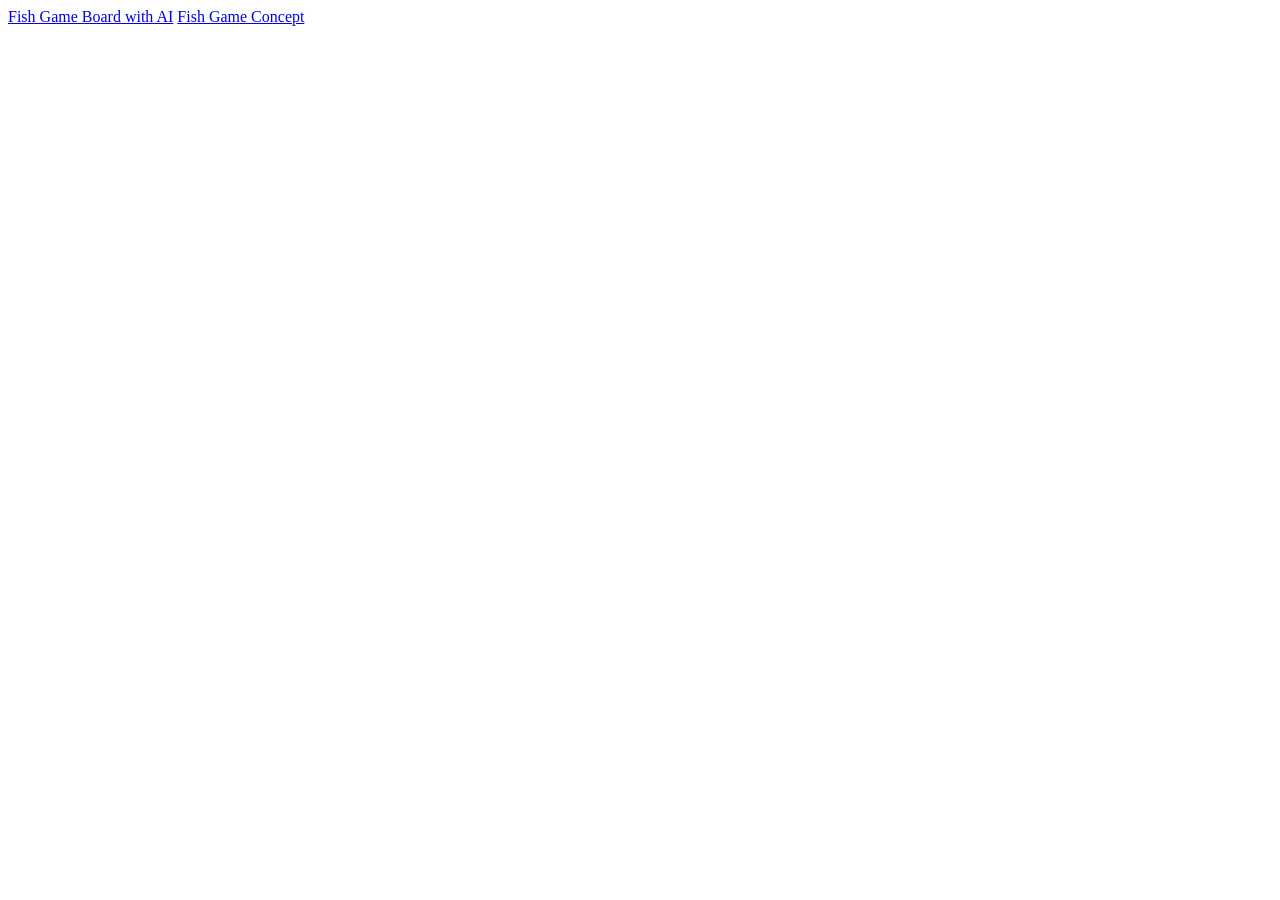
<file: index.html>
<!DOCTYPE html>
<html lang="en">

<head>
  <meta charset="UTF-8">
  <meta name="viewport" content="width=device-width, initial-scale=1.0">
  <title>Document</title>
</head>

<body>
  <a href="pages/fish_game_board_ai.html">Fish Game Board with AI</a>
  <a href="pages/fish_game_board_standalone.html">Fish Game Concept</a>
  <ul id="teamList"></ul>

  <script>
    const teams = JSON.parse(sessionStorage.getItem('teams')) || [];

    teams.forEach(function (team) {

      document.querySelector('#teamList').innerHTML += `
    <li>
      ${team.name1} + ${team.name2}:
      <a href="pages/${team.page}">
        ${team.page}
      </a>
    </li>
  `;

    });

    for (let i = 0; i < sessionStorage.length; i++) {
      const key = sessionStorage.key(i);

      console.log(
        key,
        sessionStorage.getItem(key)
      );
    }
  </script>
</body>

</html>
</file>
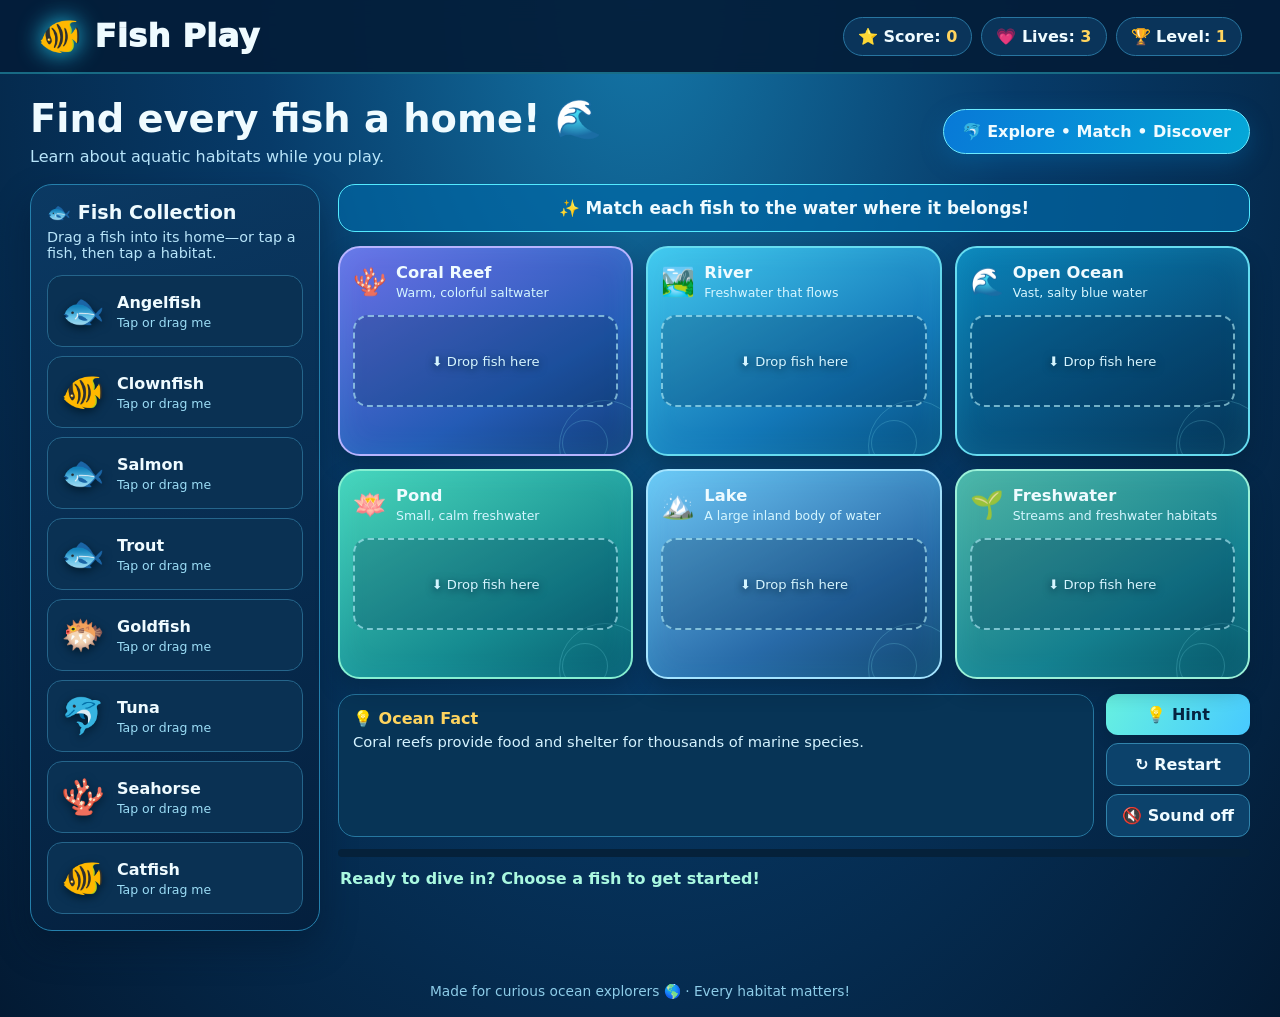
<file: fish_play_game.html>
<!doctype html>
<html lang="en">
<head>
<meta charset="utf-8">
<meta name="viewport" content="width=device-width,initial-scale=1">
<title>Fish Play — Habitat Match</title>
<style>
:root{--navy:#06284a;--deep:#031b35;--cyan:#46e4f3;--blue:#168be8;--panel:#082f55;--ink:#effbff;--muted:#b8e5fa;--gold:#ffd45e;--good:#5ff0b1;--bad:#ff7589}
*{box-sizing:border-box}body{margin:0;font-family:ui-rounded,"Trebuchet MS",system-ui,sans-serif;color:var(--ink);background:radial-gradient(ellipse at 50% 0%,#1477a8 0,#073b69 42%,#031a33 100%);min-height:100vh}
header{display:flex;align-items:center;justify-content:space-between;gap:16px;padding:15px clamp(14px,3vw,38px);background:#041d39eF;border-bottom:2px solid #37dff266;position:sticky;top:0;z-index:5;backdrop-filter:blur(12px)}
.brand{display:flex;align-items:center;gap:12px;font-size:clamp(1.35rem,3vw,2rem);font-weight:950;letter-spacing:.4px}.brand-icon{font-size:2.2rem;filter:drop-shadow(0 0 12px #25d9ff)}
.stats{display:flex;gap:9px;flex-wrap:wrap;justify-content:flex-end}.stat{background:#0a345a;border:1px solid #2875a0;border-radius:999px;padding:9px 14px;font-weight:800;white-space:nowrap}.stat b{color:var(--gold)}
main{max-width:1400px;margin:auto;padding:22px clamp(12px,2.4vw,30px) 34px}
.hero{display:flex;align-items:center;justify-content:space-between;gap:20px;margin-bottom:18px}.hero h1{font-size:clamp(1.6rem,3vw,2.5rem);margin:0 0 5px}.hero p{margin:0;color:var(--muted)}.pill{background:linear-gradient(110deg,#0879d7,#05a8d8);border:1px solid #6beaff;border-radius:999px;padding:12px 18px;font-weight:900;box-shadow:0 8px 25px #008cdb40}
.game-layout{display:grid;grid-template-columns:minmax(230px,290px) minmax(0,1fr);gap:18px;align-items:start}
.panel{background:linear-gradient(155deg,#0b3a64ed,#041f3df2);border:1px solid #2580ac;border-radius:22px;box-shadow:0 16px 35px #00132766;padding:16px}.panel h2{margin:0 0 5px;font-size:1.2rem}.sub{font-size:.9rem;color:var(--muted);margin:0 0 14px}
.fish-list{display:grid;gap:9px}.fish-card{display:flex;align-items:center;gap:10px;padding:9px 11px;background:#0a3153;border:1px solid #25658b;border-radius:15px;cursor:grab;user-select:none;transition:transform .15s,border .15s,background .15s;min-height:72px}.fish-card:hover{transform:translateY(-2px);border-color:var(--cyan);background:#10466d}.fish-card:active{cursor:grabbing}.fish-card.dragging{opacity:.4}.fish-card.selected{outline:3px solid var(--gold);border-color:var(--gold)}.fish-emoji{font-size:2.2rem;line-height:1;min-width:48px;text-align:center;filter:drop-shadow(0 3px 5px #001a2d)}.fish-name{font-weight:900}.fish-hint{font-size:.78rem;color:#9bdcf5;margin-top:3px}.fish-card.done{opacity:.45;filter:grayscale(.5);cursor:default}
.board{min-width:0}.instruction{display:flex;justify-content:center;align-items:center;text-align:center;gap:10px;padding:13px;margin-bottom:14px;border-radius:17px;background:#0069a8a8;border:1px solid #53eaff;font-weight:900;font-size:1.05rem}
.habitats{display:grid;grid-template-columns:repeat(3,minmax(0,1fr));gap:13px}.habitat{--hab:#27c9e8;position:relative;overflow:hidden;min-height:210px;border-radius:22px;padding:15px 13px;border:2px solid #66dcf0;background:linear-gradient(150deg,#0a83b9,#07517e 60%,#053456);box-shadow:inset 0 0 30px #3ceaff20,0 10px 22px #00172b55;transition:transform .16s,border .16s,filter .16s}.habitat:before,.habitat:after{content:"";position:absolute;border:1px solid #8cf6ff33;border-radius:50%;width:90px;height:90px;right:-20px;bottom:-38px;pointer-events:none}.habitat:after{width:44px;height:44px;right:23px;bottom:-12px}.habitat[data-kind="river"]{background:linear-gradient(150deg,#43c9ef,#1377b7 65%,#075080)}.habitat[data-kind="pond"]{background:linear-gradient(150deg,#48d6ba,#168c91 65%,#075c70);border-color:#85f0d2}.habitat[data-kind="lake"]{background:linear-gradient(150deg,#6fc9f7,#286aa8 65%,#12466f);border-color:#a4e4ff}.habitat[data-kind="reef"]{background:linear-gradient(150deg,#6c71e8,#245bb5 65%,#123d79);border-color:#b7b4ff}.habitat[data-kind="freshwater"]{background:linear-gradient(150deg,#4eb5a5,#147f8e 65%,#075467);border-color:#9af1d8}.habitat.over{transform:scale(1.025);border-color:#fff36c;box-shadow:0 0 0 4px #fff36c55,0 12px 28px #00172b66}.habitat.correct{border-color:var(--good)}.habitat.wrong{animation:shake .28s;border-color:var(--bad)}@keyframes shake{25%{transform:translateX(-4px)}75%{transform:translateX(4px)}}
.habitat-top{display:flex;align-items:center;gap:9px;position:relative;z-index:1}.habitat-icon{font-size:1.7rem}.habitat h3{margin:0;font-size:1.02rem}.habitat p{margin:3px 0 0;color:#d5f6ff;font-size:.78rem}.dropzone{margin-top:15px;min-height:92px;border:2px dashed #b9f5ff9c;border-radius:15px;display:flex;align-items:center;justify-content:center;gap:4px;flex-wrap:wrap;padding:8px;position:relative;z-index:1;background:#00294c3b;transition:background .15s}.dropzone span{font-size:2.2rem;filter:drop-shadow(0 2px 4px #00243b)}.dropzone .placeholder{font-size:.82rem;color:#d5f5ff;text-align:center}.bottom-row{display:grid;grid-template-columns:1fr auto;gap:12px;margin-top:15px;align-items:stretch}.fact{background:#073456;border:1px solid #2677a0;border-radius:17px;padding:14px}.fact b{color:var(--gold)}.fact p{margin:5px 0 0;color:#d5f3ff;font-size:.92rem}.buttons{display:flex;flex-direction:column;gap:8px}.btn{border:0;border-radius:12px;padding:11px 15px;font:inherit;font-weight:900;cursor:pointer;color:#062542;background:linear-gradient(120deg,#67f1e0,#47c9ff);box-shadow:0 5px 12px #00192e44;transition:transform .12s}.btn:hover{transform:translateY(-1px)}.btn.secondary{background:#0c426b;color:var(--ink);border:1px solid #3184ac;box-shadow:none}.message{min-height:28px;margin:12px 2px 0;font-weight:850;color:#aaf8e0}.message.error{color:#ff9cac}.progress-wrap{height:8px;background:#05213a;border-radius:99px;overflow:hidden;margin-top:12px}.progress{height:100%;width:0;background:linear-gradient(90deg,#51f1bd,#47d9ff);transition:width .3s}
footer{text-align:center;color:#8dcce8;padding:18px;font-size:.86rem}
.modal{position:fixed;inset:0;background:#001327d9;display:none;place-items:center;z-index:10;padding:20px}.modal.show{display:grid}.modal-card{max-width:470px;width:100%;background:linear-gradient(150deg,#0e4774,#062341);border:1px solid #4adcf1;border-radius:24px;padding:28px;text-align:center;box-shadow:0 20px 70px #0008}.modal-card .big{font-size:4rem}.modal-card h2{font-size:2rem;margin:8px}.modal-card p{color:#c8f0ff;line-height:1.6}
@media(max-width:1000px){.habitats{grid-template-columns:repeat(2,minmax(0,1fr))}.game-layout{grid-template-columns:250px minmax(0,1fr)}}
@media(max-width:720px){header{align-items:flex-start;flex-direction:column}.stats{justify-content:flex-start}.hero{align-items:flex-start;flex-direction:column}.game-layout{grid-template-columns:1fr}.fish-list{grid-template-columns:repeat(2,minmax(0,1fr))}.fish-card{padding:8px;gap:6px}.fish-emoji{font-size:1.8rem;min-width:36px}.habitats{grid-template-columns:repeat(2,minmax(0,1fr))}.habitat{min-height:190px}.bottom-row{grid-template-columns:1fr}.buttons{flex-direction:row}.buttons .btn{flex:1}}
@media(max-width:420px){.habitats,.fish-list{grid-template-columns:1fr}.habitat{min-height:170px}.dropzone{min-height:70px}.brand{font-size:1.5rem}}
</style>
</head>
<body>
<header>
  <div class="brand"><span class="brand-icon">🐠</span><span>Fish Play</span></div>
  <div class="stats">
    <div class="stat">⭐ Score: <b id="score">0</b></div>
    <div class="stat">💗 Lives: <b id="lives">3</b></div>
    <div class="stat">🏆 Level: <b id="level">1</b></div>
  </div>
</header>
<main>
  <section class="hero">
    <div><h1>Find every fish a home! 🌊</h1><p>Learn about aquatic habitats while you play.</p></div>
    <div class="pill">🐬 Explore • Match • Discover</div>
  </section>
  <div class="game-layout">
    <aside class="panel">
      <h2>🐟 Fish Collection</h2><p class="sub">Drag a fish into its home—or tap a fish, then tap a habitat.</p>
      <div class="fish-list" id="fishList"></div>
    </aside>
    <section class="board">
      <div class="instruction">✨ Match each fish to the water where it belongs!</div>
      <div class="habitats" id="habitats"></div>
      <div class="bottom-row">
        <div class="fact"><b>💡 Ocean Fact</b><p id="fact">Coral reefs provide food and shelter for thousands of marine species.</p></div>
        <div class="buttons"><button class="btn" id="hintBtn">💡 Hint</button><button class="btn secondary" id="resetBtn">↻ Restart</button><button class="btn secondary" id="soundBtn" aria-pressed="false">🔇 Sound off</button></div>
      </div>
      <div class="progress-wrap" aria-label="Game progress"><div class="progress" id="progress"></div></div>
      <p class="message" id="message" aria-live="polite">Ready to dive in? Choose a fish to get started!</p>
    </section>
  </div>
</main>
<footer>Made for curious ocean explorers 🌎 · Every habitat matters!</footer>
<div class="modal" id="modal" role="dialog" aria-modal="true" aria-labelledby="modalTitle">
 <div class="modal-card"><div class="big" id="modalEmoji">🎉</div><h2 id="modalTitle">Amazing work!</h2><p id="modalText">You matched every fish.</p><button class="btn" id="playAgain">Play again 🐠</button></div>
</div>
<script>
const fishData = [
 {id:'clownfish',name:'Clownfish',emoji:'🐠',home:'reef',hint:'Colorful fish that live among coral and sea anemones.',fact:'Clownfish live in warm coral reefs and shelter among sea anemones.'},
 {id:'salmon',name:'Salmon',emoji:'🐟',home:'river',hint:'Salmon swim in the ocean and return to freshwater rivers to spawn.',fact:'Many salmon are born in freshwater rivers, grow in the ocean, and return to their birthplace.'},
 {id:'goldfish',name:'Goldfish',emoji:'🐡',home:'pond',hint:'A familiar freshwater fish often found in calm ponds.',fact:'Goldfish are freshwater fish. A pond needs clean water and enough space for them.'},
 {id:'tuna',name:'Tuna',emoji:'🐬',home:'ocean',hint:'A powerful swimmer of the open ocean.',fact:'Tuna are fast, strong swimmers that travel through the open ocean.'},
 {id:'trout',name:'Trout',emoji:'🐟',home:'lake',hint:'This fish often lives in cool, clear lakes and streams.',fact:'Many trout thrive in cool, oxygen-rich freshwater.'},
 {id:'seahorse',name:'Seahorse',emoji:'🪸',home:'reef',hint:'A tiny marine animal often found near reefs and seagrass.',fact:'Seahorses swim upright, and the father carries developing babies in a pouch.'},
 {id:'catfish',name:'Catfish',emoji:'🐠',home:'freshwater',hint:'Look for whisker-like barbels on this freshwater fish.',fact:'Catfish use sensitive whisker-like barbels to find food in murky water.'},
 {id:'angelfish',name:'Angelfish',emoji:'🐟',home:'reef',hint:'Many bright angelfish live around tropical coral reefs.',fact:'Reef fish depend on healthy coral for shelter, food, and places to hide.'}
];
const habitatData = [
 {id:'reef',name:'Coral Reef',icon:'🪸',desc:'Warm, colorful saltwater',emoji:'🐚'},
 {id:'river',name:'River',icon:'🏞️',desc:'Freshwater that flows',emoji:'💧'},
 {id:'ocean',name:'Open Ocean',icon:'🌊',desc:'Vast, salty blue water',emoji:'🐬'},
 {id:'pond',name:'Pond',icon:'🪷',desc:'Small, calm freshwater',emoji:'🌿'},
 {id:'lake',name:'Lake',icon:'🏔️',desc:'A large inland body of water',emoji:'💦'},
 {id:'freshwater',name:'Freshwater',icon:'🌱',desc:'Streams and freshwater habitats',emoji:'🍃'}
];
const facts = [
 'Coral reefs provide food and shelter for thousands of marine species.',
 'Rivers carry fresh water across the land and provide homes for many fish.',
 'The open ocean is enormous—and many fish travel long distances through it.',
 'Ponds are small ecosystems where plants, insects, and fish can live together.',
 'Lakes can be home to trout, bass, and many other freshwater fish.',
 'Healthy water, plants, and shelter help fish thrive in their habitats.'
];
let score=0,lives=3,level=1,selected=null,matched=new Set(),soundOn=false,usedHints=new Set();
const $=id=>document.getElementById(id);
function shuffle(a){return [...a].sort(()=>Math.random()-.5)}
function renderFish(){
 const list=$('fishList');list.innerHTML='';
 shuffle(fishData).forEach(f=>{
  const el=document.createElement('div');el.className='fish-card'+(matched.has(f.id)?' done':'')+(selected===f.id?' selected':'');
  el.draggable=!matched.has(f.id);el.tabIndex=matched.has(f.id)?-1:0;el.setAttribute('role','button');el.setAttribute('aria-label',`${f.name}, drag or select to match`);
  el.innerHTML=`<span class="fish-emoji">${f.emoji}</span><div><div class="fish-name">${f.name}</div><div class="fish-hint">${matched.has(f.id)?'✅ Home found!':'Tap or drag me'}</div></div>`;
  el.addEventListener('dragstart',e=>{if(matched.has(f.id)){e.preventDefault();return}selected=f.id;e.dataTransfer.setData('text/plain',f.id);e.dataTransfer.effectAllowed='move';el.classList.add('dragging')});
  el.addEventListener('dragend',()=>el.classList.remove('dragging'));
  el.addEventListener('click',()=>{if(matched.has(f.id))return;selected=selected===f.id?null:f.id;renderFish();setMessage(selected?`You picked ${f.name}! Now tap its habitat.`:'Fish unselected. Pick one when you are ready.');playTone(520,.06)});
  el.addEventListener('keydown',e=>{if(e.key==='Enter'||e.key===' '){e.preventDefault();el.click()}});
  list.appendChild(el);
 });
}
function renderHabitats(){
 const root=$('habitats');root.innerHTML='';
 habitatData.forEach(h=>{
  const el=document.createElement('div');el.className='habitat';el.dataset.kind=h.id;el.dataset.id=h.id;
  el.innerHTML=`<div class="habitat-top"><span class="habitat-icon">${h.icon}</span><div><h3>${h.name}</h3><p>${h.desc}</p></div></div><div class="dropzone" id="zone-${h.id}"><span class="placeholder">⬇ Drop fish here</span></div>`;
  el.addEventListener('dragover',e=>{e.preventDefault();el.classList.add('over');e.dataTransfer.dropEffect='move'});
  el.addEventListener('dragleave',e=>{if(!el.contains(e.relatedTarget))el.classList.remove('over')});
  el.addEventListener('drop',e=>{e.preventDefault();el.classList.remove('over');const id=e.dataTransfer.getData('text/plain')||selected;if(id)tryMatch(id,h.id,el)});
  el.addEventListener('click',()=>{if(selected)tryMatch(selected,h.id,el)});
  root.appendChild(el);
 });
}
function tryMatch(fishId,habitatId,el){
 const f=fishData.find(x=>x.id===fishId);if(!f||matched.has(fishId))return;
 if(f.home===habitatId){
  matched.add(fishId);selected=null;score+=100;const h=habitatData.find(x=>x.id===habitatId);
  const zone=$('zone-'+habitatId);const placeholder=zone.querySelector('.placeholder');if(placeholder)placeholder.remove();
  const chip=document.createElement('span');chip.textContent=f.emoji;chip.title=f.name;chip.setAttribute('aria-label',f.name);zone.appendChild(chip);
  el.classList.add('correct');setTimeout(()=>el.classList.remove('correct'),650);
  $('fact').textContent=f.fact;setMessage(`🎉 Correct! ${f.name} belongs in the ${h.name.toLowerCase()}. +100 points!`);playTone(740,.12);setTimeout(()=>playTone(990,.14),100);
  renderFish();updateStats();
  if(matched.size===fishData.length)finishGame();
 }else{
  lives=Math.max(0,lives-1);score=Math.max(0,score-15);el.classList.add('wrong');setTimeout(()=>el.classList.remove('wrong'),350);
  setMessage(`Not quite! Try another habitat for the ${f.name}. You lost 1 life.`,true);playTone(180,.2);updateStats();
  if(lives===0)endGame();
 }
}
function updateStats(){$('score').textContent=score;$('lives').textContent=lives;$('level').textContent=level;$('progress').style.width=(matched.size/fishData.length*100)+'%'}
function setMessage(t,error=false){$('message').textContent=t;$('message').className='message'+(error?' error':'')}
function hint(){
 const options=fishData.filter(f=>!matched.has(f.id));if(!options.length)return;
 let f=options.find(x=>!usedHints.has(x.id))||options[0];usedHints.add(f.id);selected=f.id;renderFish();
 setMessage(`💡 Hint: ${f.name} — ${f.hint}`);
 const habitat=document.querySelector(`.habitat[data-id="${f.home}"]`);habitat.animate([{filter:'brightness(1)'},{filter:'brightness(1.6)'},{filter:'brightness(1)'}],{duration:900});
 $('fact').textContent=f.fact;playTone(600,.08);
}
function finishGame(){
 level++;updateStats();$('modalEmoji').textContent='🏆';$('modalTitle').textContent='Ocean expert!';$('modalText').textContent=`You found every fish a home and earned ${score} points. You are a true habitat hero!`; $('modal').classList.add('show');setMessage('Perfect! Every fish has found a home. 🌎');
}
function endGame(){$('modalEmoji').textContent='🐠';$('modalTitle').textContent='Dive back in!';$('modalText').textContent=`You scored ${score} points. Restart to try matching all the fish with fewer mistakes.`;$('modal').classList.add('show')}
function reset(){score=0;lives=3;selected=null;matched=new Set();usedHints=new Set();$('modal').classList.remove('show');renderFish();renderHabitats();updateStats();setMessage('Ready to dive in? Choose a fish to get started!');$('fact').textContent=facts[0]}
let audioCtx=null;
function playTone(freq,duration){if(!soundOn)return;try{audioCtx=audioCtx||new(window.AudioContext||window.webkitAudioContext)();const o=audioCtx.createOscillator(),g=audioCtx.createGain();o.frequency.value=freq;o.type='sine';g.gain.setValueAtTime(.07,audioCtx.currentTime);g.gain.exponentialRampToValueAtTime(.001,audioCtx.currentTime+duration);o.connect(g);g.connect(audioCtx.destination);o.start();o.stop(audioCtx.currentTime+duration)}catch(e){}}
$('hintBtn').addEventListener('click',hint);$('resetBtn').addEventListener('click',reset);$('playAgain').addEventListener('click',reset);
$('soundBtn').addEventListener('click',()=>{soundOn=!soundOn;$('soundBtn').textContent=soundOn?'🔊 Sound on':'🔇 Sound off';$('soundBtn').setAttribute('aria-pressed',String(soundOn));if(soundOn)playTone(600,.1)});
renderFish();renderHabitats();updateStats();
</script>
</body>
</html>
</file>
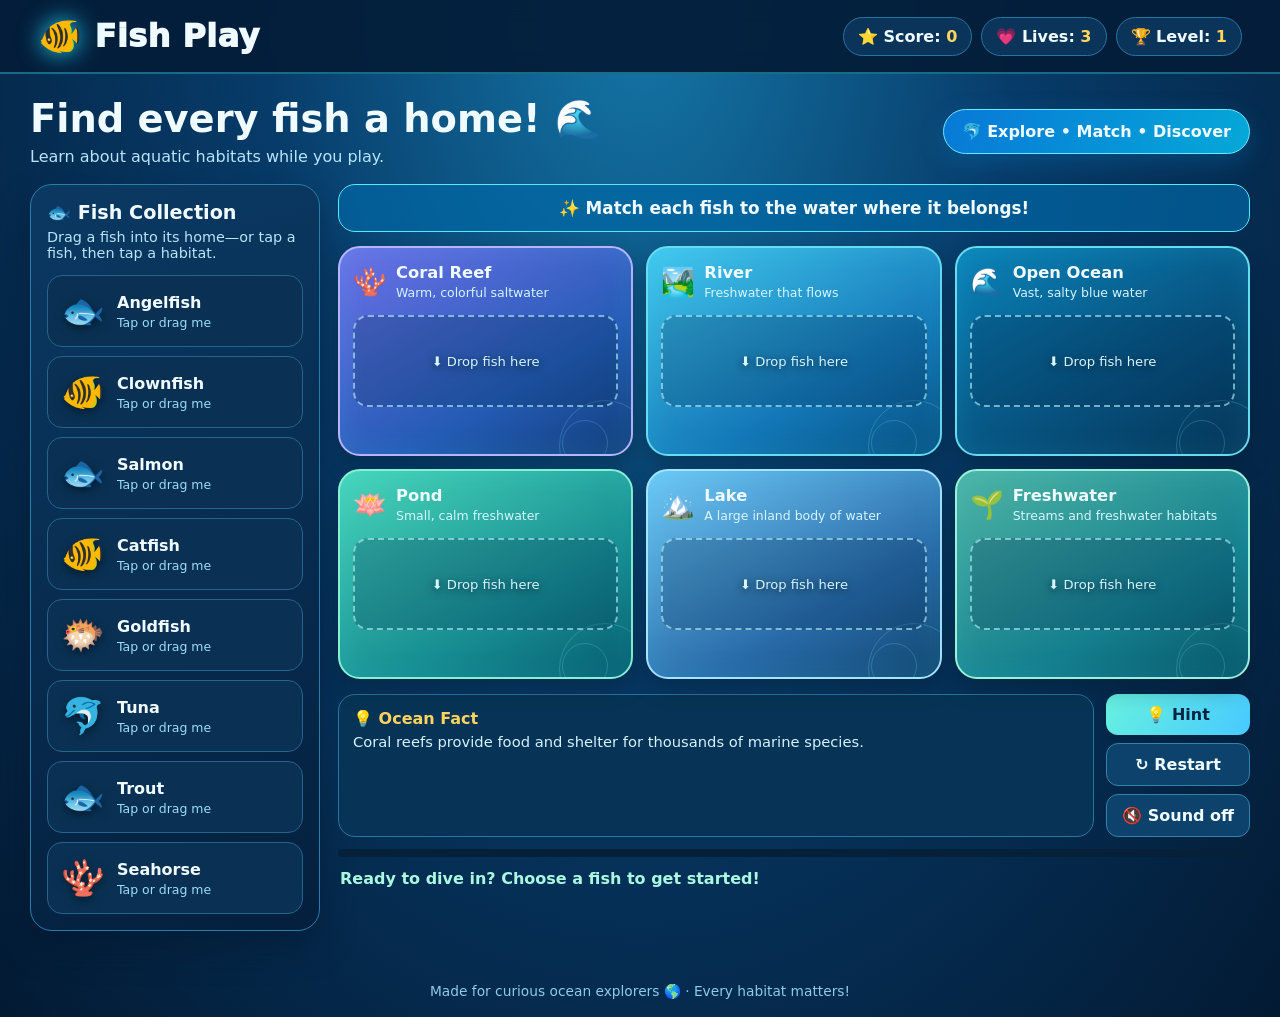
<file: pages/fish_game_board_ai.html>
<!doctype html>
<html lang="en">
<head>
<meta charset="utf-8">
<meta name="viewport" content="width=device-width,initial-scale=1">
<title>Fish Play — Habitat Match</title>
<style>
:root{--navy:#06284a;--deep:#031b35;--cyan:#46e4f3;--blue:#168be8;--panel:#082f55;--ink:#effbff;--muted:#b8e5fa;--gold:#ffd45e;--good:#5ff0b1;--bad:#ff7589}
*{box-sizing:border-box}body{margin:0;font-family:ui-rounded,"Trebuchet MS",system-ui,sans-serif;color:var(--ink);background:radial-gradient(ellipse at 50% 0%,#1477a8 0,#073b69 42%,#031a33 100%);min-height:100vh}
header{display:flex;align-items:center;justify-content:space-between;gap:16px;padding:15px clamp(14px,3vw,38px);background:#041d39eF;border-bottom:2px solid #37dff266;position:sticky;top:0;z-index:5;backdrop-filter:blur(12px)}
.brand{display:flex;align-items:center;gap:12px;font-size:clamp(1.35rem,3vw,2rem);font-weight:950;letter-spacing:.4px}.brand-icon{font-size:2.2rem;filter:drop-shadow(0 0 12px #25d9ff)}
.stats{display:flex;gap:9px;flex-wrap:wrap;justify-content:flex-end}.stat{background:#0a345a;border:1px solid #2875a0;border-radius:999px;padding:9px 14px;font-weight:800;white-space:nowrap}.stat b{color:var(--gold)}
main{max-width:1400px;margin:auto;padding:22px clamp(12px,2.4vw,30px) 34px}
.hero{display:flex;align-items:center;justify-content:space-between;gap:20px;margin-bottom:18px}.hero h1{font-size:clamp(1.6rem,3vw,2.5rem);margin:0 0 5px}.hero p{margin:0;color:var(--muted)}.pill{background:linear-gradient(110deg,#0879d7,#05a8d8);border:1px solid #6beaff;border-radius:999px;padding:12px 18px;font-weight:900;box-shadow:0 8px 25px #008cdb40}
.game-layout{display:grid;grid-template-columns:minmax(230px,290px) minmax(0,1fr);gap:18px;align-items:start}
.panel{background:linear-gradient(155deg,#0b3a64ed,#041f3df2);border:1px solid #2580ac;border-radius:22px;box-shadow:0 16px 35px #00132766;padding:16px}.panel h2{margin:0 0 5px;font-size:1.2rem}.sub{font-size:.9rem;color:var(--muted);margin:0 0 14px}
.fish-list{display:grid;gap:9px}.fish-card{display:flex;align-items:center;gap:10px;padding:9px 11px;background:#0a3153;border:1px solid #25658b;border-radius:15px;cursor:grab;user-select:none;transition:transform .15s,border .15s,background .15s;min-height:72px}.fish-card:hover{transform:translateY(-2px);border-color:var(--cyan);background:#10466d}.fish-card:active{cursor:grabbing}.fish-card.dragging{opacity:.4}.fish-card.selected{outline:3px solid var(--gold);border-color:var(--gold)}.fish-emoji{font-size:2.2rem;line-height:1;min-width:48px;text-align:center;filter:drop-shadow(0 3px 5px #001a2d)}.fish-name{font-weight:900}.fish-hint{font-size:.78rem;color:#9bdcf5;margin-top:3px}.fish-card.done{opacity:.45;filter:grayscale(.5);cursor:default}
.board{min-width:0}.instruction{display:flex;justify-content:center;align-items:center;text-align:center;gap:10px;padding:13px;margin-bottom:14px;border-radius:17px;background:#0069a8a8;border:1px solid #53eaff;font-weight:900;font-size:1.05rem}
.habitats{display:grid;grid-template-columns:repeat(3,minmax(0,1fr));gap:13px}.habitat{--hab:#27c9e8;position:relative;overflow:hidden;min-height:210px;border-radius:22px;padding:15px 13px;border:2px solid #66dcf0;background:linear-gradient(150deg,#0a83b9,#07517e 60%,#053456);box-shadow:inset 0 0 30px #3ceaff20,0 10px 22px #00172b55;transition:transform .16s,border .16s,filter .16s}.habitat:before,.habitat:after{content:"";position:absolute;border:1px solid #8cf6ff33;border-radius:50%;width:90px;height:90px;right:-20px;bottom:-38px;pointer-events:none}.habitat:after{width:44px;height:44px;right:23px;bottom:-12px}.habitat[data-kind="river"]{background:linear-gradient(150deg,#43c9ef,#1377b7 65%,#075080)}.habitat[data-kind="pond"]{background:linear-gradient(150deg,#48d6ba,#168c91 65%,#075c70);border-color:#85f0d2}.habitat[data-kind="lake"]{background:linear-gradient(150deg,#6fc9f7,#286aa8 65%,#12466f);border-color:#a4e4ff}.habitat[data-kind="reef"]{background:linear-gradient(150deg,#6c71e8,#245bb5 65%,#123d79);border-color:#b7b4ff}.habitat[data-kind="freshwater"]{background:linear-gradient(150deg,#4eb5a5,#147f8e 65%,#075467);border-color:#9af1d8}.habitat.over{transform:scale(1.025);border-color:#fff36c;box-shadow:0 0 0 4px #fff36c55,0 12px 28px #00172b66}.habitat.correct{border-color:var(--good)}.habitat.wrong{animation:shake .28s;border-color:var(--bad)}@keyframes shake{25%{transform:translateX(-4px)}75%{transform:translateX(4px)}}
.habitat-top{display:flex;align-items:center;gap:9px;position:relative;z-index:1}.habitat-icon{font-size:1.7rem}.habitat h3{margin:0;font-size:1.02rem}.habitat p{margin:3px 0 0;color:#d5f6ff;font-size:.78rem}.dropzone{margin-top:15px;min-height:92px;border:2px dashed #b9f5ff9c;border-radius:15px;display:flex;align-items:center;justify-content:center;gap:4px;flex-wrap:wrap;padding:8px;position:relative;z-index:1;background:#00294c3b;transition:background .15s}.dropzone span{font-size:2.2rem;filter:drop-shadow(0 2px 4px #00243b)}.dropzone .placeholder{font-size:.82rem;color:#d5f5ff;text-align:center}.bottom-row{display:grid;grid-template-columns:1fr auto;gap:12px;margin-top:15px;align-items:stretch}.fact{background:#073456;border:1px solid #2677a0;border-radius:17px;padding:14px}.fact b{color:var(--gold)}.fact p{margin:5px 0 0;color:#d5f3ff;font-size:.92rem}.buttons{display:flex;flex-direction:column;gap:8px}.btn{border:0;border-radius:12px;padding:11px 15px;font:inherit;font-weight:900;cursor:pointer;color:#062542;background:linear-gradient(120deg,#67f1e0,#47c9ff);box-shadow:0 5px 12px #00192e44;transition:transform .12s}.btn:hover{transform:translateY(-1px)}.btn.secondary{background:#0c426b;color:var(--ink);border:1px solid #3184ac;box-shadow:none}.message{min-height:28px;margin:12px 2px 0;font-weight:850;color:#aaf8e0}.message.error{color:#ff9cac}.progress-wrap{height:8px;background:#05213a;border-radius:99px;overflow:hidden;margin-top:12px}.progress{height:100%;width:0;background:linear-gradient(90deg,#51f1bd,#47d9ff);transition:width .3s}
footer{text-align:center;color:#8dcce8;padding:18px;font-size:.86rem}
.modal{position:fixed;inset:0;background:#001327d9;display:none;place-items:center;z-index:10;padding:20px}.modal.show{display:grid}.modal-card{max-width:470px;width:100%;background:linear-gradient(150deg,#0e4774,#062341);border:1px solid #4adcf1;border-radius:24px;padding:28px;text-align:center;box-shadow:0 20px 70px #0008}.modal-card .big{font-size:4rem}.modal-card h2{font-size:2rem;margin:8px}.modal-card p{color:#c8f0ff;line-height:1.6}
@media(max-width:1000px){.habitats{grid-template-columns:repeat(2,minmax(0,1fr))}.game-layout{grid-template-columns:250px minmax(0,1fr)}}
@media(max-width:720px){header{align-items:flex-start;flex-direction:column}.stats{justify-content:flex-start}.hero{align-items:flex-start;flex-direction:column}.game-layout{grid-template-columns:1fr}.fish-list{grid-template-columns:repeat(2,minmax(0,1fr))}.fish-card{padding:8px;gap:6px}.fish-emoji{font-size:1.8rem;min-width:36px}.habitats{grid-template-columns:repeat(2,minmax(0,1fr))}.habitat{min-height:190px}.bottom-row{grid-template-columns:1fr}.buttons{flex-direction:row}.buttons .btn{flex:1}}
@media(max-width:420px){.habitats,.fish-list{grid-template-columns:1fr}.habitat{min-height:170px}.dropzone{min-height:70px}.brand{font-size:1.5rem}}
</style>
</head>
<body>
<header>
  <div class="brand"><span class="brand-icon">🐠</span><span>Fish Play</span></div>
  <div class="stats">
    <div class="stat">⭐ Score: <b id="score">0</b></div>
    <div class="stat">💗 Lives: <b id="lives">3</b></div>
    <div class="stat">🏆 Level: <b id="level">1</b></div>
  </div>
</header>
<main>
  <section class="hero">
    <div><h1>Find every fish a home! 🌊</h1><p>Learn about aquatic habitats while you play.</p></div>
    <div class="pill">🐬 Explore • Match • Discover</div>
  </section>
  <div class="game-layout">
    <aside class="panel">
      <h2>🐟 Fish Collection</h2><p class="sub">Drag a fish into its home—or tap a fish, then tap a habitat.</p>
      <div class="fish-list" id="fishList"></div>
    </aside>
    <section class="board">
      <div class="instruction">✨ Match each fish to the water where it belongs!</div>
      <div class="habitats" id="habitats"></div>
      <div class="bottom-row">
        <div class="fact"><b>💡 Ocean Fact</b><p id="fact">Coral reefs provide food and shelter for thousands of marine species.</p></div>
        <div class="buttons"><button class="btn" id="hintBtn">💡 Hint</button><button class="btn secondary" id="resetBtn">↻ Restart</button><button class="btn secondary" id="soundBtn" aria-pressed="false">🔇 Sound off</button></div>
      </div>
      <div class="progress-wrap" aria-label="Game progress"><div class="progress" id="progress"></div></div>
      <p class="message" id="message" aria-live="polite">Ready to dive in? Choose a fish to get started!</p>
    </section>
  </div>
</main>
<footer>Made for curious ocean explorers 🌎 · Every habitat matters!</footer>
<div class="modal" id="modal" role="dialog" aria-modal="true" aria-labelledby="modalTitle">
 <div class="modal-card"><div class="big" id="modalEmoji">🎉</div><h2 id="modalTitle">Amazing work!</h2><p id="modalText">You matched every fish.</p><button class="btn" id="playAgain">Play again 🐠</button></div>
</div>
<script>
const fishData = [
 {id:'clownfish',name:'Clownfish',emoji:'🐠',home:'reef',hint:'Colorful fish that live among coral and sea anemones.',fact:'Clownfish live in warm coral reefs and shelter among sea anemones.'},
 {id:'salmon',name:'Salmon',emoji:'🐟',home:'river',hint:'Salmon swim in the ocean and return to freshwater rivers to spawn.',fact:'Many salmon are born in freshwater rivers, grow in the ocean, and return to their birthplace.'},
 {id:'goldfish',name:'Goldfish',emoji:'🐡',home:'pond',hint:'A familiar freshwater fish often found in calm ponds.',fact:'Goldfish are freshwater fish. A pond needs clean water and enough space for them.'},
 {id:'tuna',name:'Tuna',emoji:'🐬',home:'ocean',hint:'A powerful swimmer of the open ocean.',fact:'Tuna are fast, strong swimmers that travel through the open ocean.'},
 {id:'trout',name:'Trout',emoji:'🐟',home:'lake',hint:'This fish often lives in cool, clear lakes and streams.',fact:'Many trout thrive in cool, oxygen-rich freshwater.'},
 {id:'seahorse',name:'Seahorse',emoji:'🪸',home:'reef',hint:'A tiny marine animal often found near reefs and seagrass.',fact:'Seahorses swim upright, and the father carries developing babies in a pouch.'},
 {id:'catfish',name:'Catfish',emoji:'🐠',home:'freshwater',hint:'Look for whisker-like barbels on this freshwater fish.',fact:'Catfish use sensitive whisker-like barbels to find food in murky water.'},
 {id:'angelfish',name:'Angelfish',emoji:'🐟',home:'reef',hint:'Many bright angelfish live around tropical coral reefs.',fact:'Reef fish depend on healthy coral for shelter, food, and places to hide.'}
];
const habitatData = [
 {id:'reef',name:'Coral Reef',icon:'🪸',desc:'Warm, colorful saltwater',emoji:'🐚'},
 {id:'river',name:'River',icon:'🏞️',desc:'Freshwater that flows',emoji:'💧'},
 {id:'ocean',name:'Open Ocean',icon:'🌊',desc:'Vast, salty blue water',emoji:'🐬'},
 {id:'pond',name:'Pond',icon:'🪷',desc:'Small, calm freshwater',emoji:'🌿'},
 {id:'lake',name:'Lake',icon:'🏔️',desc:'A large inland body of water',emoji:'💦'},
 {id:'freshwater',name:'Freshwater',icon:'🌱',desc:'Streams and freshwater habitats',emoji:'🍃'}
];
const facts = [
 'Coral reefs provide food and shelter for thousands of marine species.',
 'Rivers carry fresh water across the land and provide homes for many fish.',
 'The open ocean is enormous—and many fish travel long distances through it.',
 'Ponds are small ecosystems where plants, insects, and fish can live together.',
 'Lakes can be home to trout, bass, and many other freshwater fish.',
 'Healthy water, plants, and shelter help fish thrive in their habitats.'
];
let score=0,lives=3,level=1,selected=null,matched=new Set(),soundOn=false,usedHints=new Set();
const $=id=>document.getElementById(id);
function shuffle(a){return [...a].sort(()=>Math.random()-.5)}
function renderFish(){
 const list=$('fishList');list.innerHTML='';
 shuffle(fishData).forEach(f=>{
  const el=document.createElement('div');el.className='fish-card'+(matched.has(f.id)?' done':'')+(selected===f.id?' selected':'');
  el.draggable=!matched.has(f.id);el.tabIndex=matched.has(f.id)?-1:0;el.setAttribute('role','button');el.setAttribute('aria-label',`${f.name}, drag or select to match`);
  el.innerHTML=`<span class="fish-emoji">${f.emoji}</span><div><div class="fish-name">${f.name}</div><div class="fish-hint">${matched.has(f.id)?'✅ Home found!':'Tap or drag me'}</div></div>`;
  el.addEventListener('dragstart',e=>{if(matched.has(f.id)){e.preventDefault();return}selected=f.id;e.dataTransfer.setData('text/plain',f.id);e.dataTransfer.effectAllowed='move';el.classList.add('dragging')});
  el.addEventListener('dragend',()=>el.classList.remove('dragging'));
  el.addEventListener('click',()=>{if(matched.has(f.id))return;selected=selected===f.id?null:f.id;renderFish();setMessage(selected?`You picked ${f.name}! Now tap its habitat.`:'Fish unselected. Pick one when you are ready.');playTone(520,.06)});
  el.addEventListener('keydown',e=>{if(e.key==='Enter'||e.key===' '){e.preventDefault();el.click()}});
  list.appendChild(el);
 });
}
function renderHabitats(){
 const root=$('habitats');root.innerHTML='';
 habitatData.forEach(h=>{
  const el=document.createElement('div');el.className='habitat';el.dataset.kind=h.id;el.dataset.id=h.id;
  el.innerHTML=`<div class="habitat-top"><span class="habitat-icon">${h.icon}</span><div><h3>${h.name}</h3><p>${h.desc}</p></div></div><div class="dropzone" id="zone-${h.id}"><span class="placeholder">⬇ Drop fish here</span></div>`;
  el.addEventListener('dragover',e=>{e.preventDefault();el.classList.add('over');e.dataTransfer.dropEffect='move'});
  el.addEventListener('dragleave',e=>{if(!el.contains(e.relatedTarget))el.classList.remove('over')});
  el.addEventListener('drop',e=>{e.preventDefault();el.classList.remove('over');const id=e.dataTransfer.getData('text/plain')||selected;if(id)tryMatch(id,h.id,el)});
  el.addEventListener('click',()=>{if(selected)tryMatch(selected,h.id,el)});
  root.appendChild(el);
 });
}
function tryMatch(fishId,habitatId,el){
 const f=fishData.find(x=>x.id===fishId);if(!f||matched.has(fishId))return;
 if(f.home===habitatId){
  matched.add(fishId);selected=null;score+=100;const h=habitatData.find(x=>x.id===habitatId);
  const zone=$('zone-'+habitatId);const placeholder=zone.querySelector('.placeholder');if(placeholder)placeholder.remove();
  const chip=document.createElement('span');chip.textContent=f.emoji;chip.title=f.name;chip.setAttribute('aria-label',f.name);zone.appendChild(chip);
  el.classList.add('correct');setTimeout(()=>el.classList.remove('correct'),650);
  $('fact').textContent=f.fact;setMessage(`🎉 Correct! ${f.name} belongs in the ${h.name.toLowerCase()}. +100 points!`);playTone(740,.12);setTimeout(()=>playTone(990,.14),100);
  renderFish();updateStats();
  if(matched.size===fishData.length)finishGame();
 }else{
  lives=Math.max(0,lives-1);score=Math.max(0,score-15);el.classList.add('wrong');setTimeout(()=>el.classList.remove('wrong'),350);
  setMessage(`Not quite! Try another habitat for the ${f.name}. You lost 1 life.`,true);playTone(180,.2);updateStats();
  if(lives===0)endGame();
 }
}
function updateStats(){$('score').textContent=score;$('lives').textContent=lives;$('level').textContent=level;$('progress').style.width=(matched.size/fishData.length*100)+'%'}
function setMessage(t,error=false){$('message').textContent=t;$('message').className='message'+(error?' error':'')}
function hint(){
 const options=fishData.filter(f=>!matched.has(f.id));if(!options.length)return;
 let f=options.find(x=>!usedHints.has(x.id))||options[0];usedHints.add(f.id);selected=f.id;renderFish();
 setMessage(`💡 Hint: ${f.name} — ${f.hint}`);
 const habitat=document.querySelector(`.habitat[data-id="${f.home}"]`);habitat.animate([{filter:'brightness(1)'},{filter:'brightness(1.6)'},{filter:'brightness(1)'}],{duration:900});
 $('fact').textContent=f.fact;playTone(600,.08);
}
function finishGame(){
 level++;updateStats();$('modalEmoji').textContent='🏆';$('modalTitle').textContent='Ocean expert!';$('modalText').textContent=`You found every fish a home and earned ${score} points. You are a true habitat hero!`; $('modal').classList.add('show');setMessage('Perfect! Every fish has found a home. 🌎');
}
function endGame(){$('modalEmoji').textContent='🐠';$('modalTitle').textContent='Dive back in!';$('modalText').textContent=`You scored ${score} points. Restart to try matching all the fish with fewer mistakes.`;$('modal').classList.add('show')}
function reset(){score=0;lives=3;selected=null;matched=new Set();usedHints=new Set();$('modal').classList.remove('show');renderFish();renderHabitats();updateStats();setMessage('Ready to dive in? Choose a fish to get started!');$('fact').textContent=facts[0]}
let audioCtx=null;
function playTone(freq,duration){if(!soundOn)return;try{audioCtx=audioCtx||new(window.AudioContext||window.webkitAudioContext)();const o=audioCtx.createOscillator(),g=audioCtx.createGain();o.frequency.value=freq;o.type='sine';g.gain.setValueAtTime(.07,audioCtx.currentTime);g.gain.exponentialRampToValueAtTime(.001,audioCtx.currentTime+duration);o.connect(g);g.connect(audioCtx.destination);o.start();o.stop(audioCtx.currentTime+duration)}catch(e){}}
$('hintBtn').addEventListener('click',hint);$('resetBtn').addEventListener('click',reset);$('playAgain').addEventListener('click',reset);
$('soundBtn').addEventListener('click',()=>{soundOn=!soundOn;$('soundBtn').textContent=soundOn?'🔊 Sound on':'🔇 Sound off';$('soundBtn').setAttribute('aria-pressed',String(soundOn));if(soundOn)playTone(600,.1)});
renderFish();renderHabitats();updateStats();
</script>
</body>
</html>
</file>
